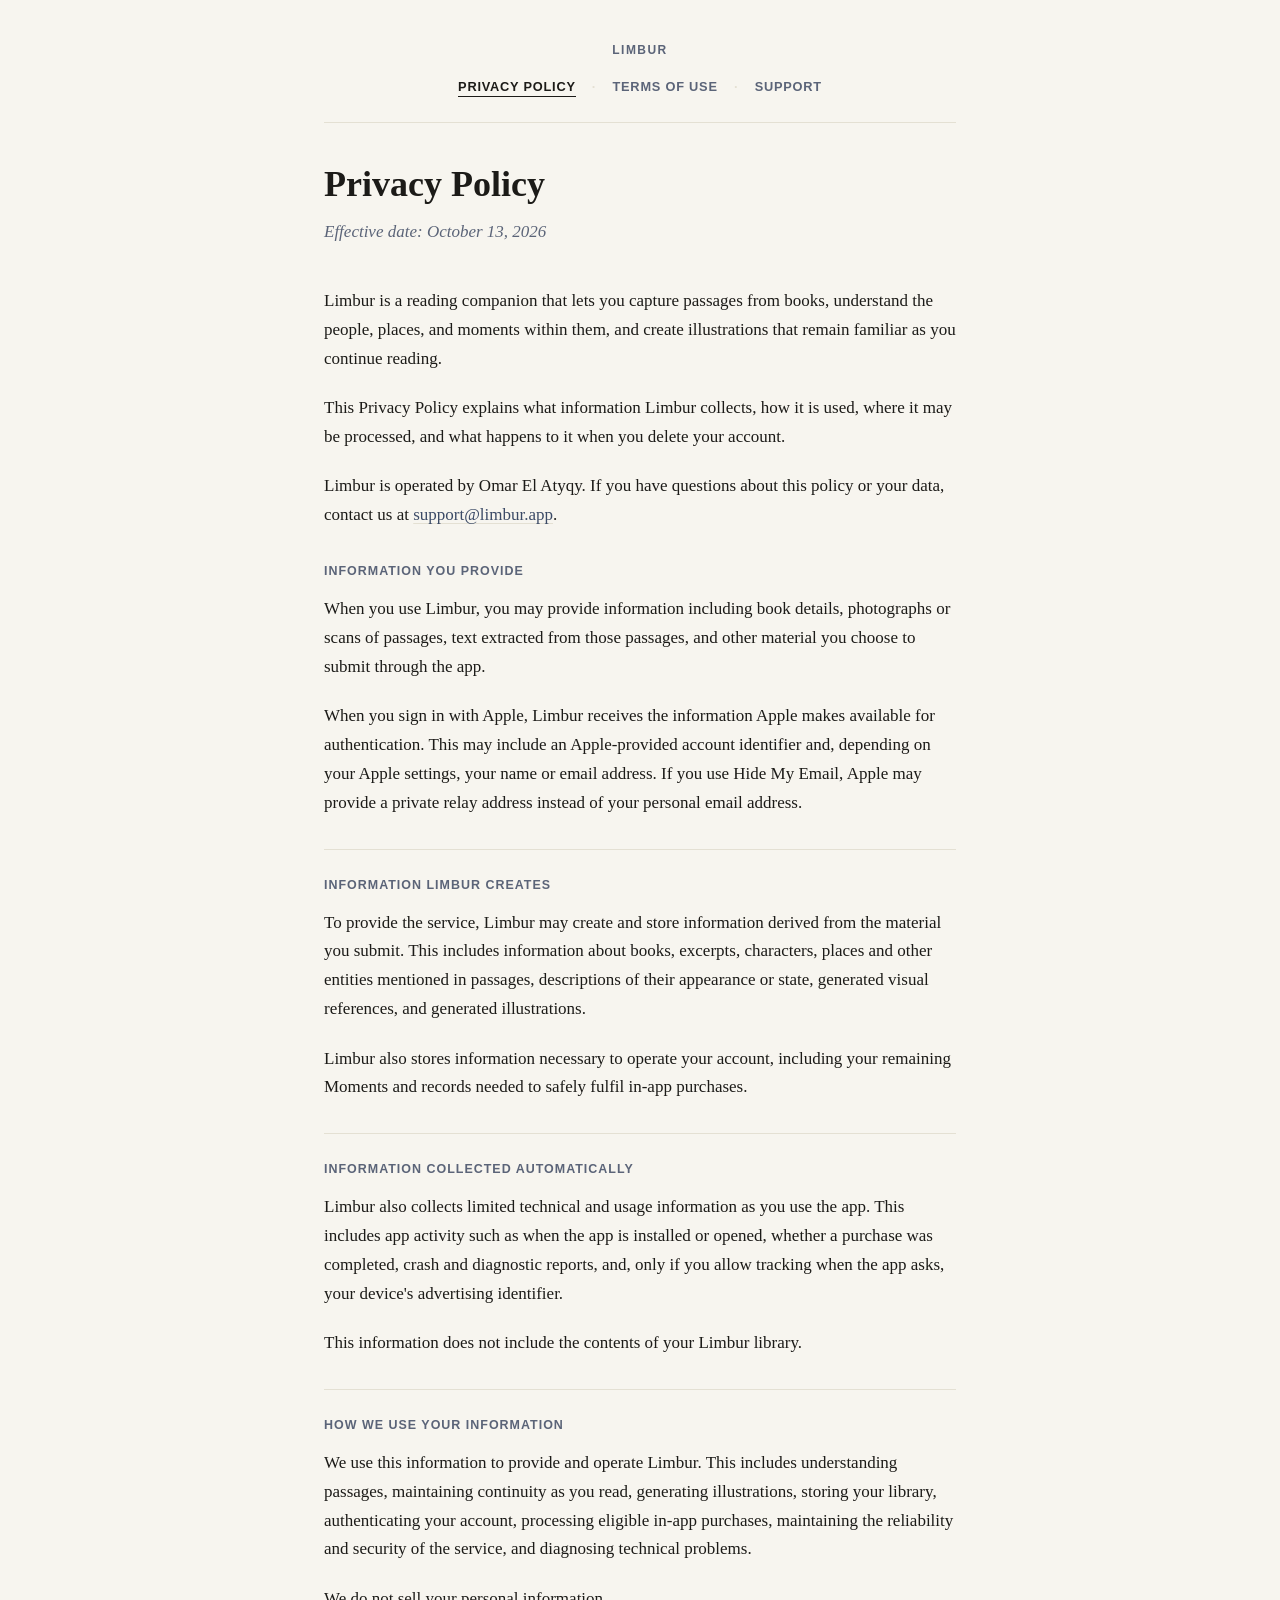
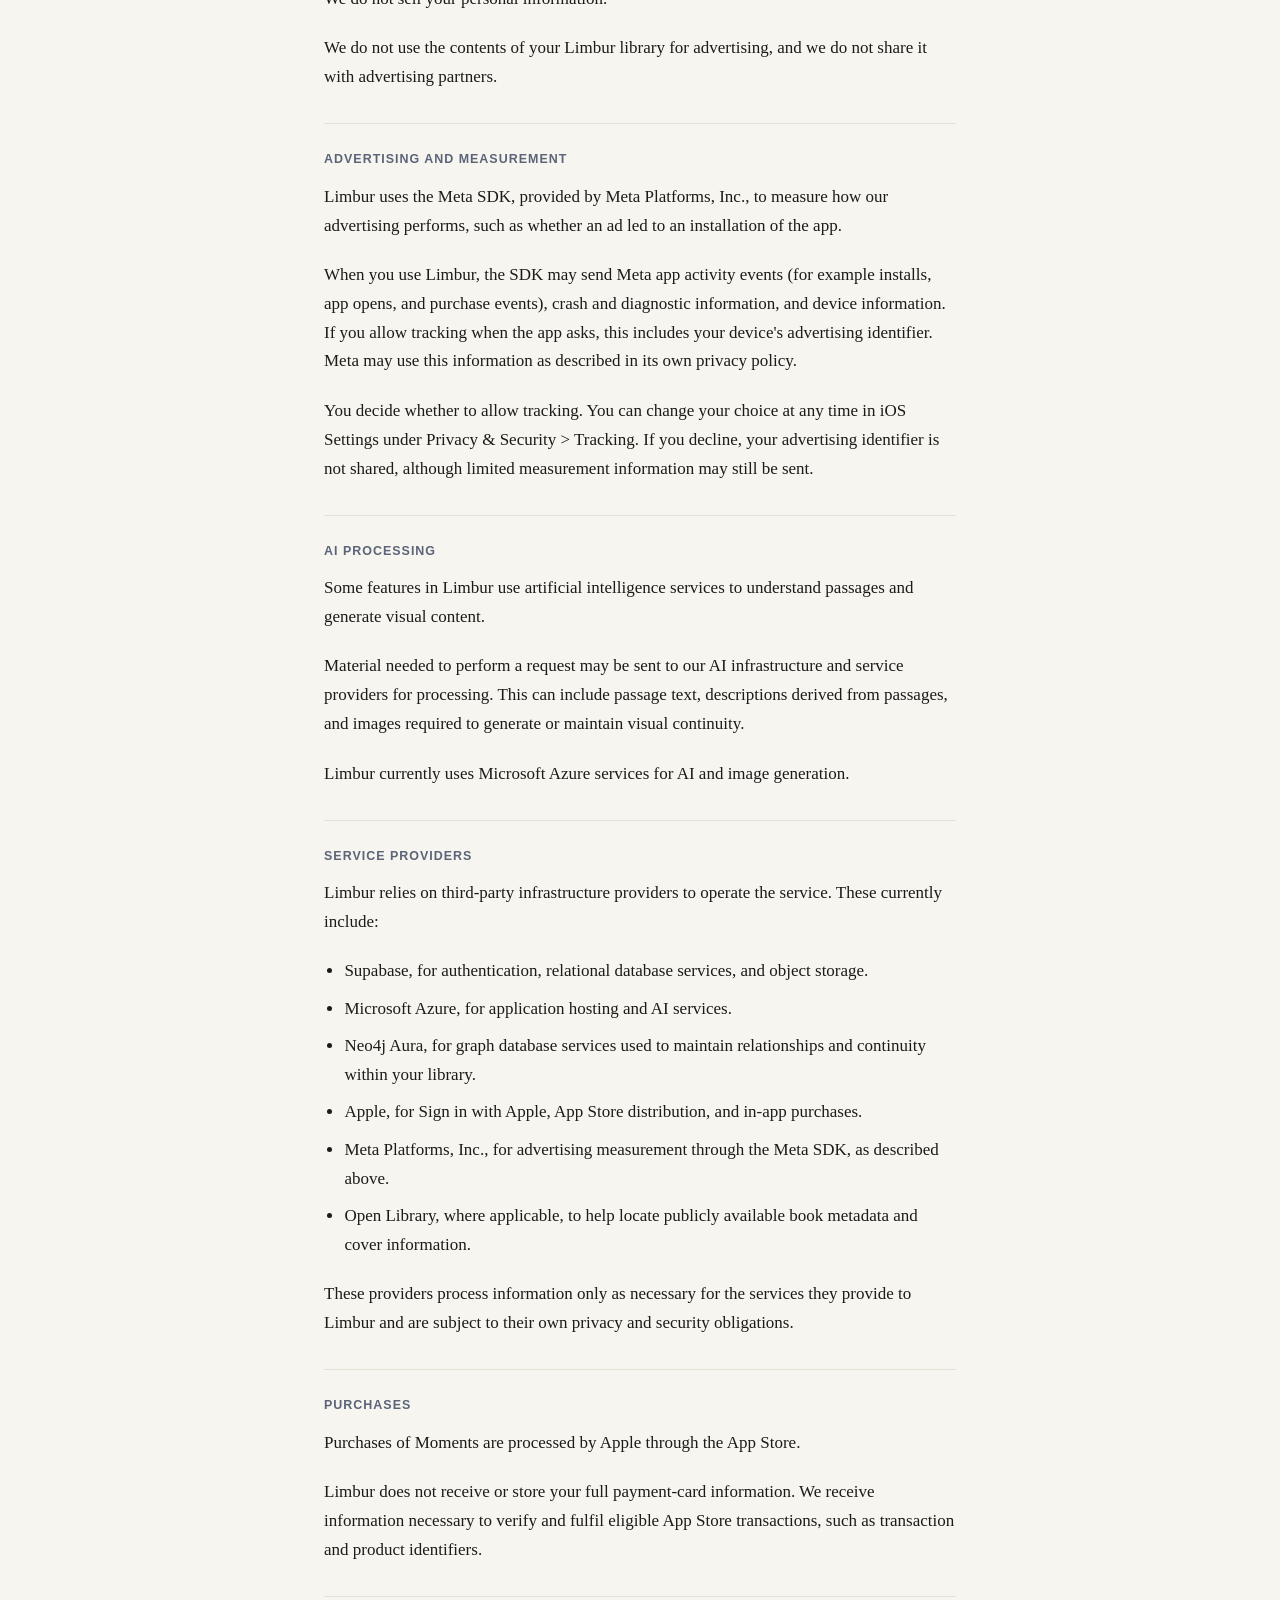
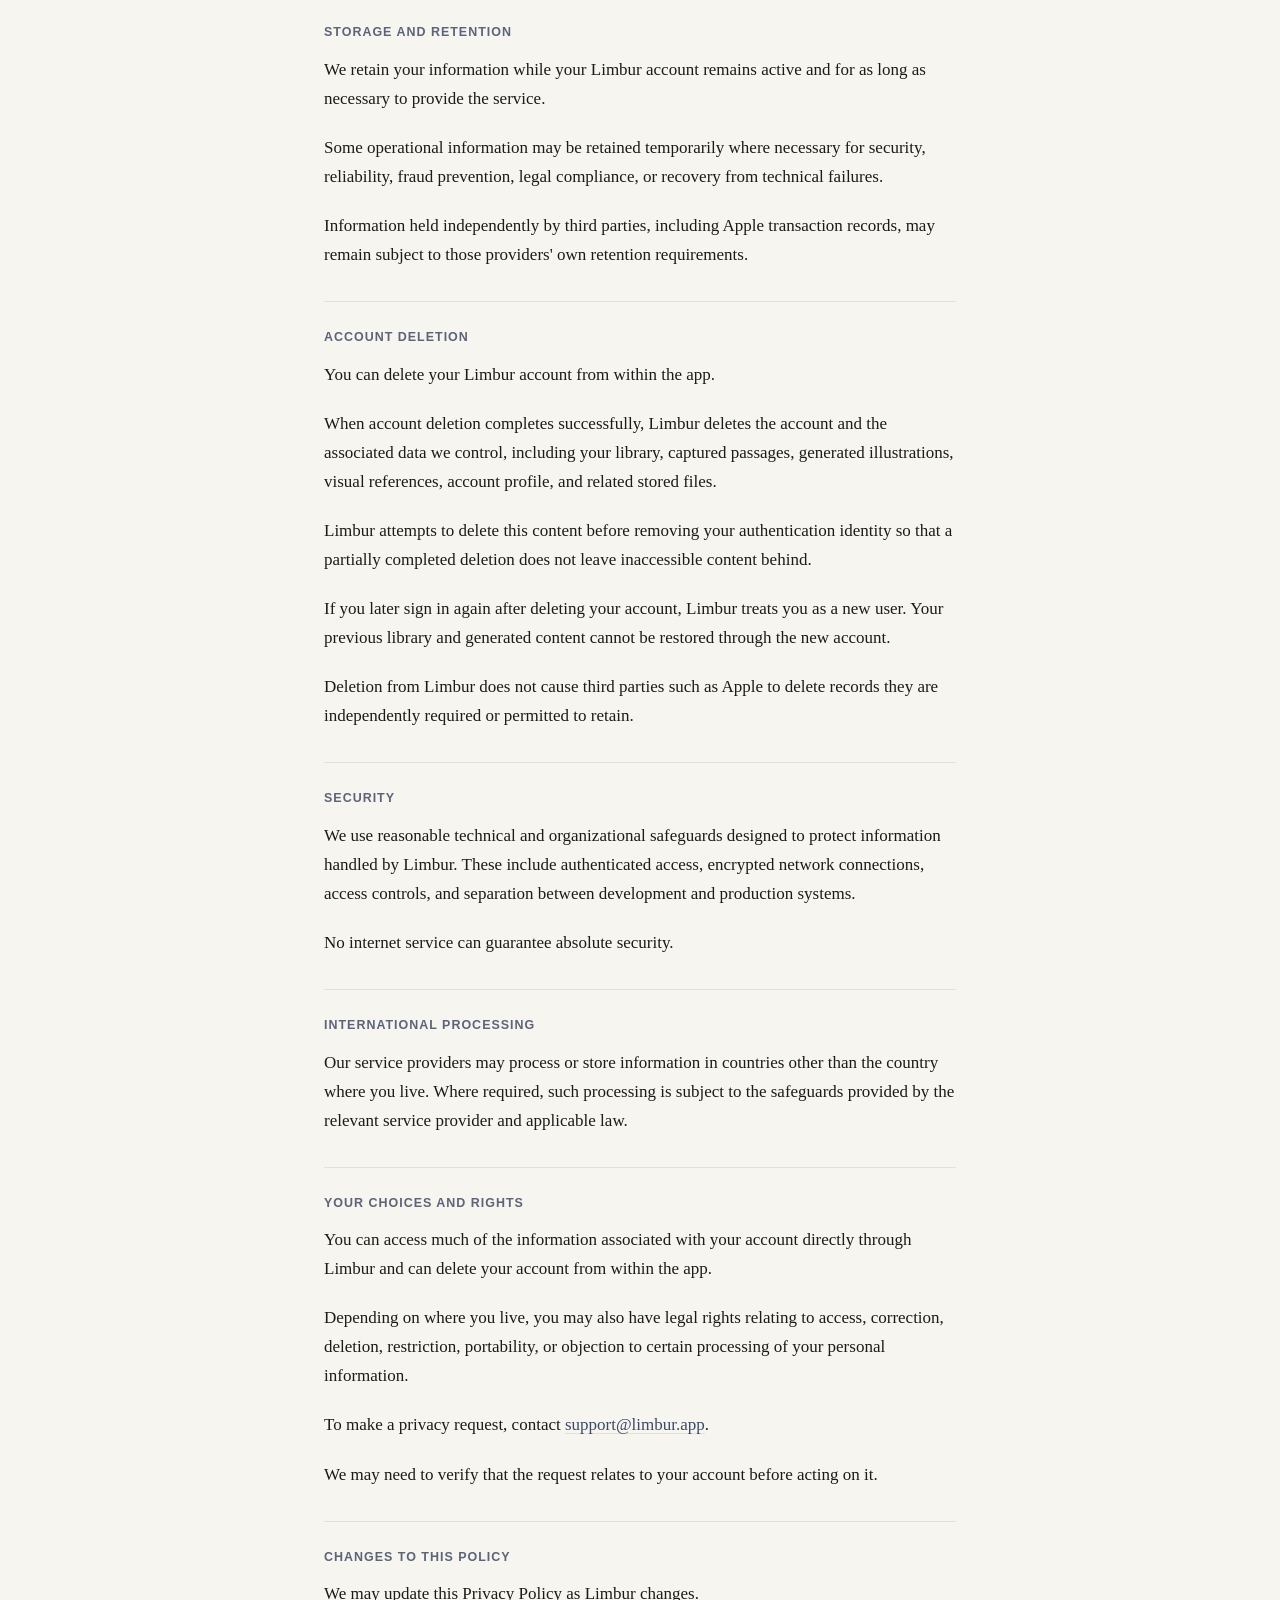
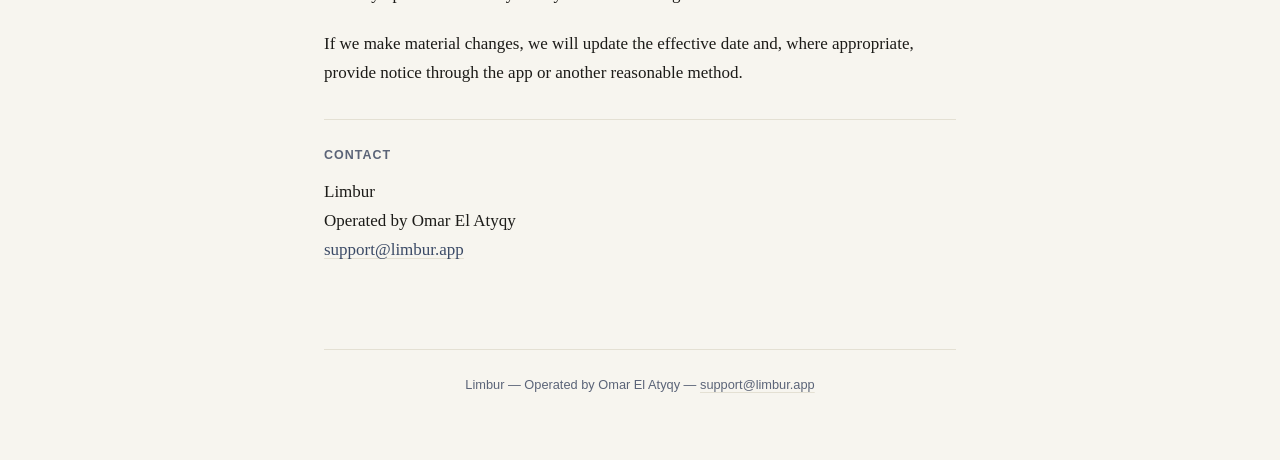
<file: index.html>
<!DOCTYPE html>
<html lang="en">
<head>
<meta charset="UTF-8">
<meta name="viewport" content="width=device-width, initial-scale=1">
<meta http-equiv="refresh" content="0; url=privacy/">
<link rel="canonical" href="privacy/">
<title>Limbur — Privacy Policy</title>
<link rel="stylesheet" href="styles.css">
</head>
<body>
<div class="container">
  <main class="redirect">
    <p>Redirecting to the <a href="privacy/">Privacy Policy</a>.</p>
  </main>
</div>
</body>
</html>
</file>
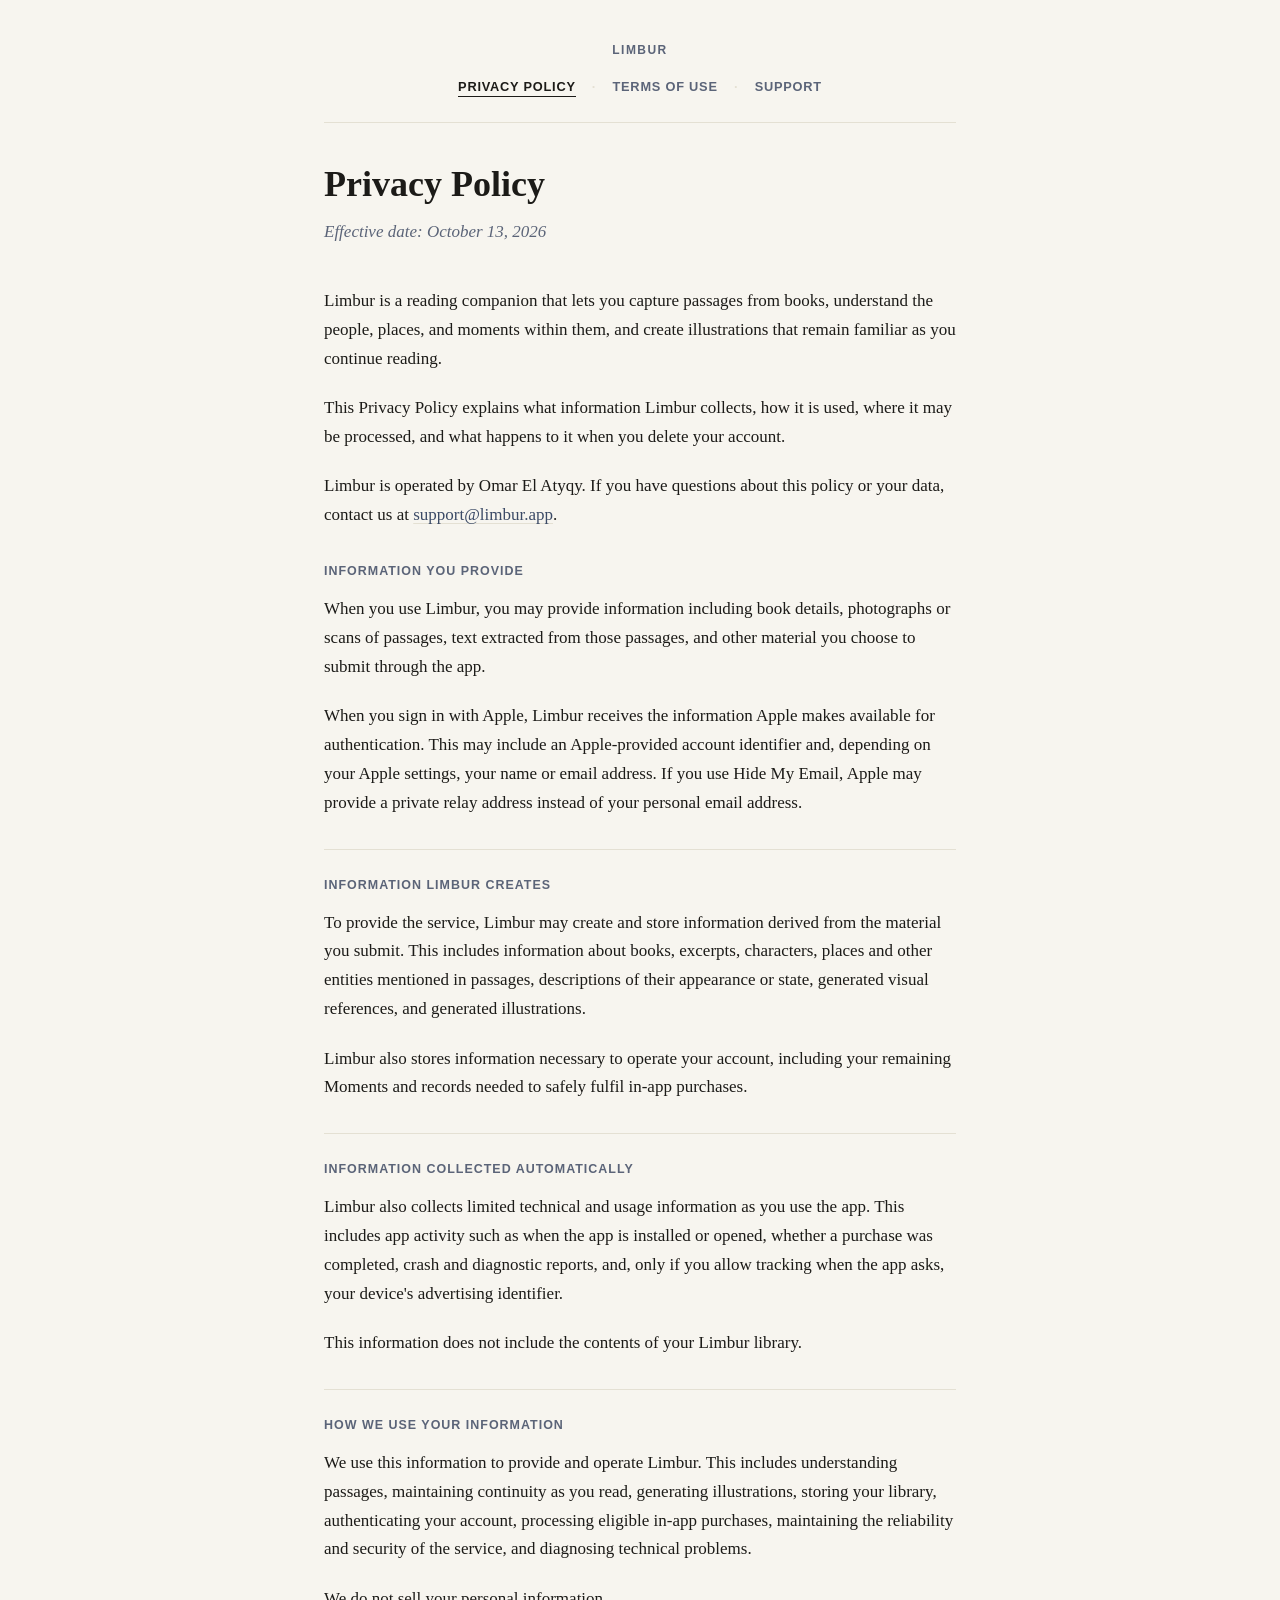
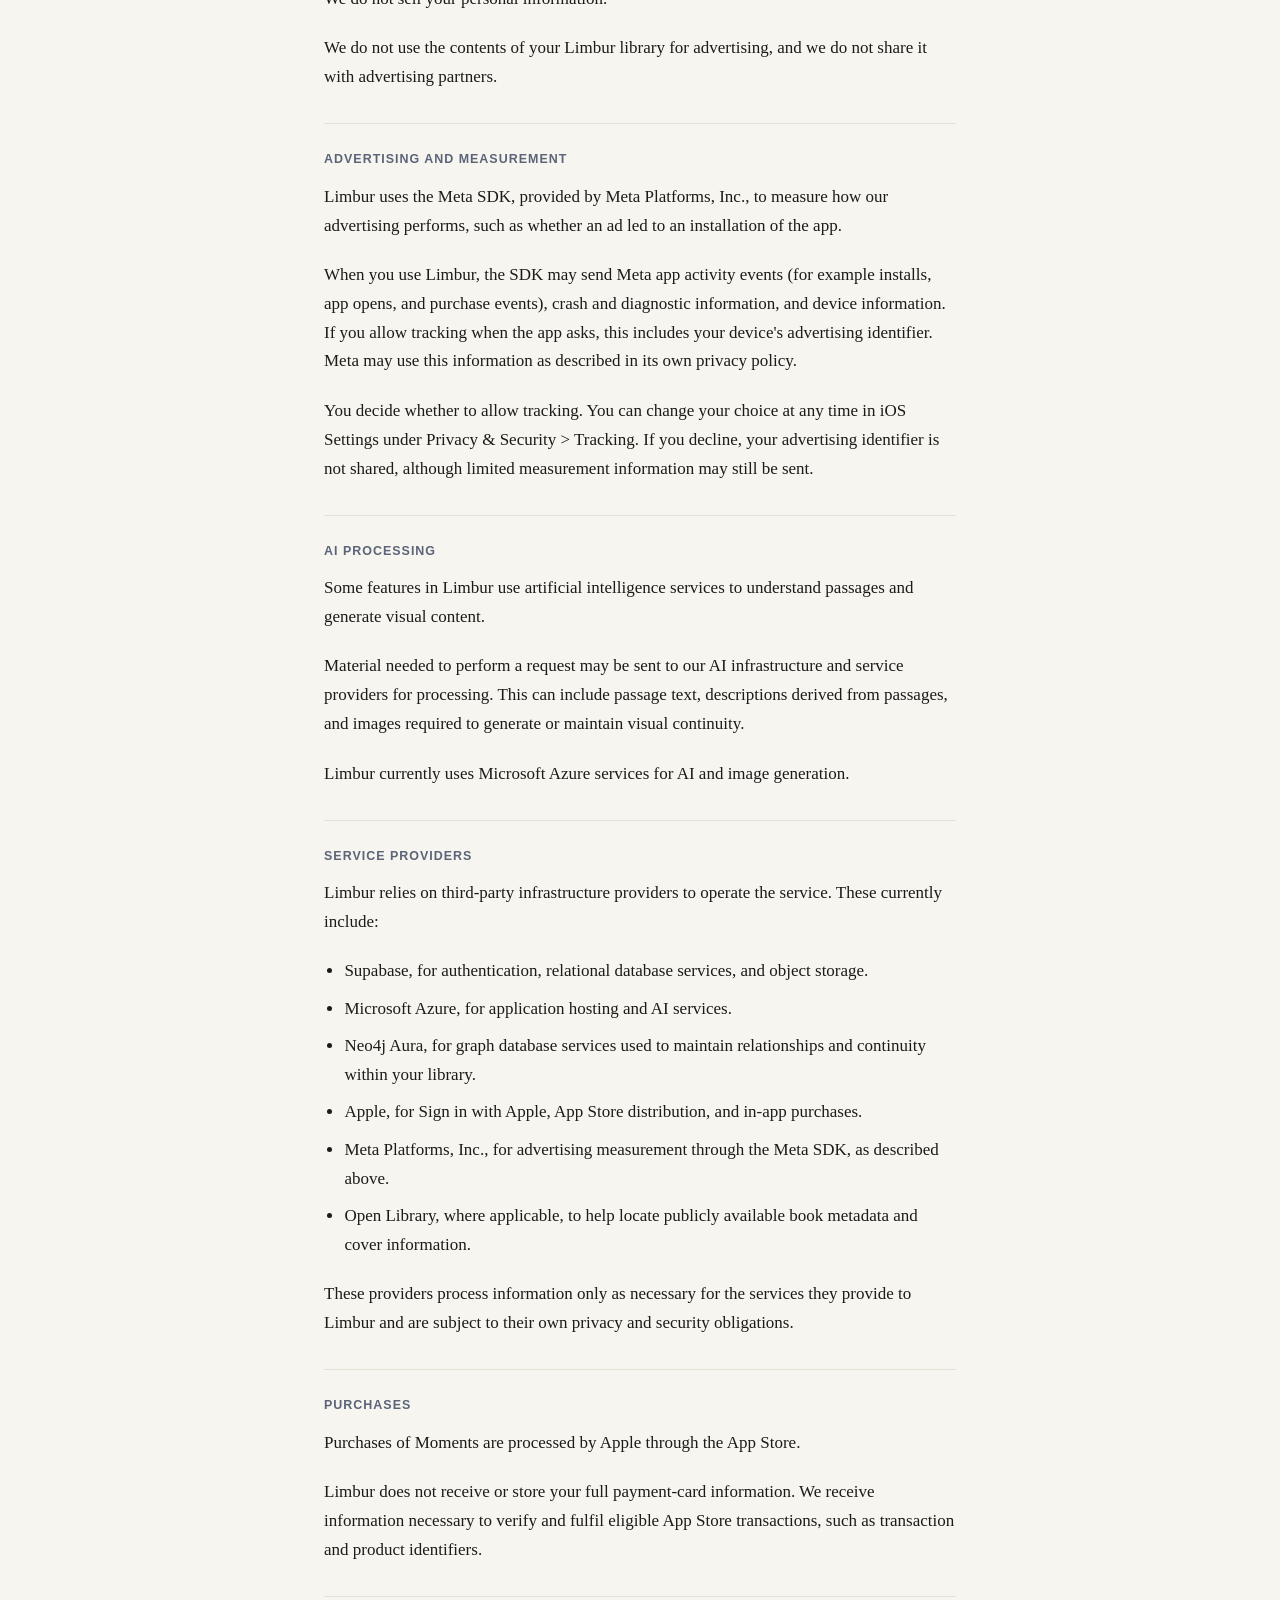
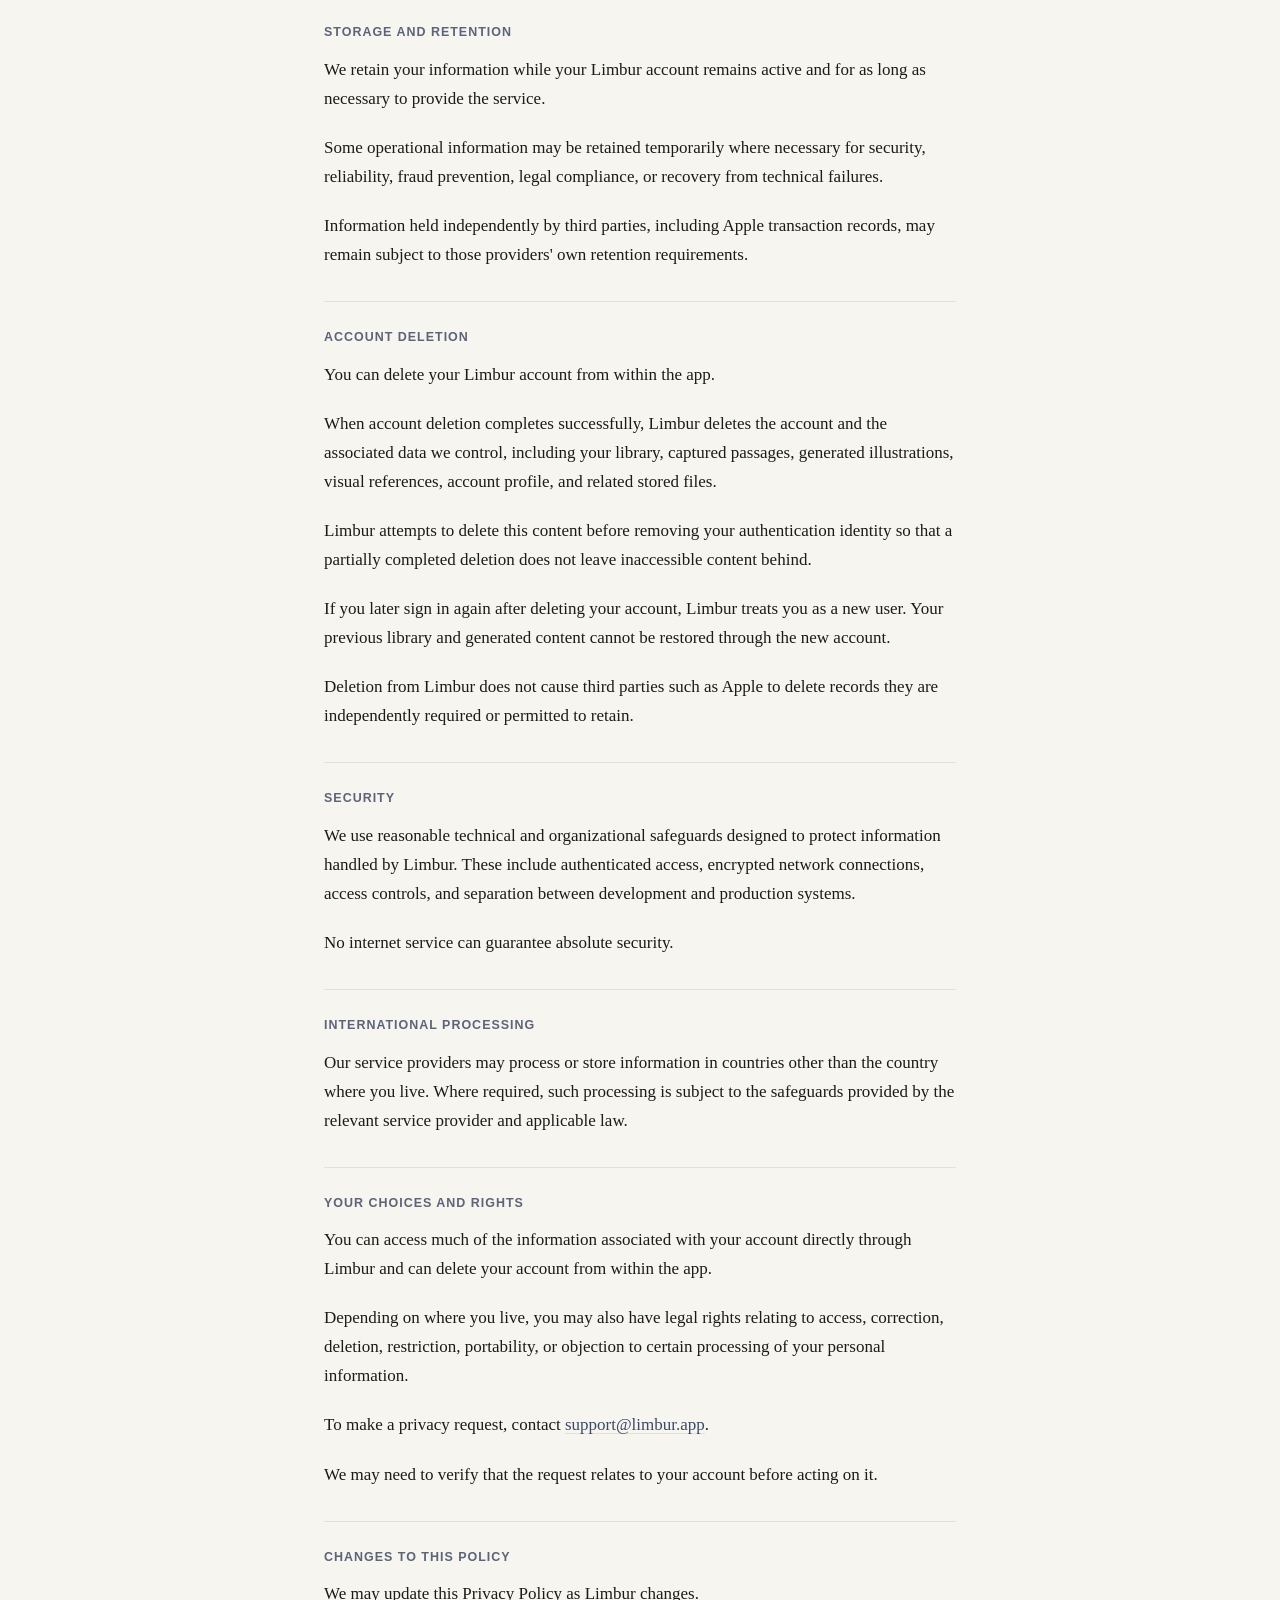
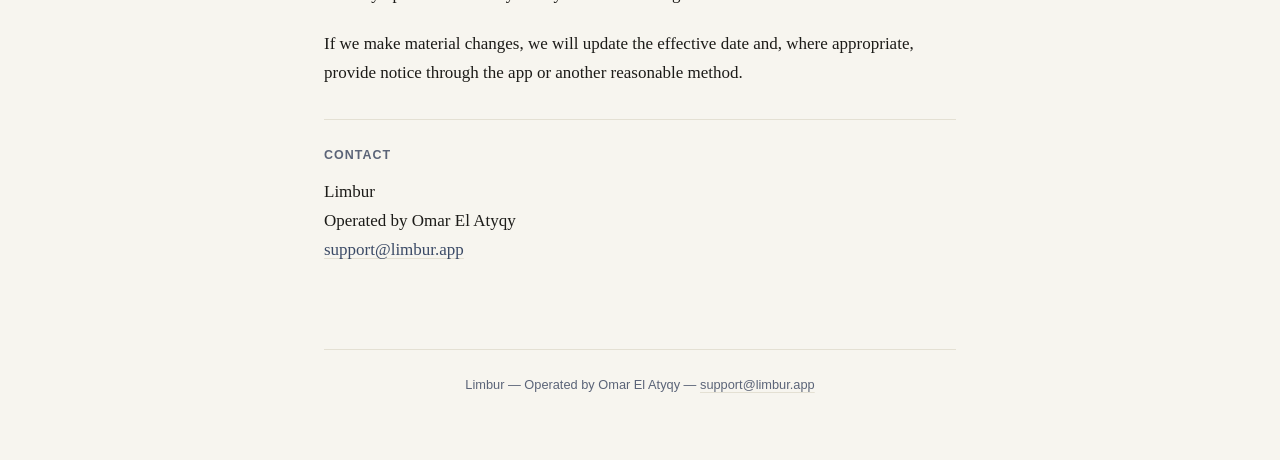
<file: privacy/index.html>
<!DOCTYPE html>
<html lang="en">
<head>
<meta charset="UTF-8">
<meta name="viewport" content="width=device-width, initial-scale=1">
<title>Privacy Policy — Limbur</title>
<link rel="stylesheet" href="../styles.css">
</head>
<body>
<div class="container">
  <header class="site-header">
    <p class="wordmark">Limbur</p>
    <nav class="legal-nav">
      <a href="./" aria-current="page">Privacy Policy</a>
      <span class="divider">·</span>
      <a href="../terms/">Terms of Use</a>
      <span class="divider">·</span>
      <a href="../support/">Support</a>
    </nav>
  </header>

  <main>
    <h1>Privacy Policy</h1>
    <p class="effective-date">Effective date: October 13, 2026</p>

    <p>Limbur is a reading companion that lets you capture passages from books, understand the people, places, and moments within them, and create illustrations that remain familiar as you continue reading.</p>

    <p>This Privacy Policy explains what information Limbur collects, how it is used, where it may be processed, and what happens to it when you delete your account.</p>

    <p>Limbur is operated by Omar El Atyqy. If you have questions about this policy or your data, contact us at <a href="mailto:support@limbur.app">support@limbur.app</a>.</p>

    <h2>Information you provide</h2>
    <p>When you use Limbur, you may provide information including book details, photographs or scans of passages, text extracted from those passages, and other material you choose to submit through the app.</p>
    <p>When you sign in with Apple, Limbur receives the information Apple makes available for authentication. This may include an Apple-provided account identifier and, depending on your Apple settings, your name or email address. If you use Hide My Email, Apple may provide a private relay address instead of your personal email address.</p>

    <h2>Information Limbur creates</h2>
    <p>To provide the service, Limbur may create and store information derived from the material you submit. This includes information about books, excerpts, characters, places and other entities mentioned in passages, descriptions of their appearance or state, generated visual references, and generated illustrations.</p>
    <p>Limbur also stores information necessary to operate your account, including your remaining Moments and records needed to safely fulfil in-app purchases.</p>

    <h2>Information collected automatically</h2>
    <p>Limbur also collects limited technical and usage information as you use the app. This includes app activity such as when the app is installed or opened, whether a purchase was completed, crash and diagnostic reports, and, only if you allow tracking when the app asks, your device's advertising identifier.</p>
    <p>This information does not include the contents of your Limbur library.</p>

    <h2>How we use your information</h2>
    <p>We use this information to provide and operate Limbur. This includes understanding passages, maintaining continuity as you read, generating illustrations, storing your library, authenticating your account, processing eligible in-app purchases, maintaining the reliability and security of the service, and diagnosing technical problems.</p>
    <p>We do not sell your personal information.</p>
    <p>We do not use the contents of your Limbur library for advertising, and we do not share it with advertising partners.</p>

    <h2>Advertising and measurement</h2>
    <p>Limbur uses the Meta SDK, provided by Meta Platforms, Inc., to measure how our advertising performs, such as whether an ad led to an installation of the app.</p>
    <p>When you use Limbur, the SDK may send Meta app activity events (for example installs, app opens, and purchase events), crash and diagnostic information, and device information. If you allow tracking when the app asks, this includes your device's advertising identifier. Meta may use this information as described in its own privacy policy.</p>
    <p>You decide whether to allow tracking. You can change your choice at any time in iOS Settings under Privacy &amp; Security &gt; Tracking. If you decline, your advertising identifier is not shared, although limited measurement information may still be sent.</p>

    <h2>AI processing</h2>
    <p>Some features in Limbur use artificial intelligence services to understand passages and generate visual content.</p>
    <p>Material needed to perform a request may be sent to our AI infrastructure and service providers for processing. This can include passage text, descriptions derived from passages, and images required to generate or maintain visual continuity.</p>
    <p>Limbur currently uses Microsoft Azure services for AI and image generation.</p>

    <h2>Service providers</h2>
    <p>Limbur relies on third-party infrastructure providers to operate the service. These currently include:</p>
    <ul>
      <li>Supabase, for authentication, relational database services, and object storage.</li>
      <li>Microsoft Azure, for application hosting and AI services.</li>
      <li>Neo4j Aura, for graph database services used to maintain relationships and continuity within your library.</li>
      <li>Apple, for Sign in with Apple, App Store distribution, and in-app purchases.</li>
      <li>Meta Platforms, Inc., for advertising measurement through the Meta SDK, as described above.</li>
      <li>Open Library, where applicable, to help locate publicly available book metadata and cover information.</li>
    </ul>
    <p>These providers process information only as necessary for the services they provide to Limbur and are subject to their own privacy and security obligations.</p>

    <h2>Purchases</h2>
    <p>Purchases of Moments are processed by Apple through the App Store.</p>
    <p>Limbur does not receive or store your full payment-card information. We receive information necessary to verify and fulfil eligible App Store transactions, such as transaction and product identifiers.</p>

    <h2>Storage and retention</h2>
    <p>We retain your information while your Limbur account remains active and for as long as necessary to provide the service.</p>
    <p>Some operational information may be retained temporarily where necessary for security, reliability, fraud prevention, legal compliance, or recovery from technical failures.</p>
    <p>Information held independently by third parties, including Apple transaction records, may remain subject to those providers' own retention requirements.</p>

    <h2>Account deletion</h2>
    <p>You can delete your Limbur account from within the app.</p>
    <p>When account deletion completes successfully, Limbur deletes the account and the associated data we control, including your library, captured passages, generated illustrations, visual references, account profile, and related stored files.</p>
    <p>Limbur attempts to delete this content before removing your authentication identity so that a partially completed deletion does not leave inaccessible content behind.</p>
    <p>If you later sign in again after deleting your account, Limbur treats you as a new user. Your previous library and generated content cannot be restored through the new account.</p>
    <p>Deletion from Limbur does not cause third parties such as Apple to delete records they are independently required or permitted to retain.</p>

    <h2>Security</h2>
    <p>We use reasonable technical and organizational safeguards designed to protect information handled by Limbur. These include authenticated access, encrypted network connections, access controls, and separation between development and production systems.</p>
    <p>No internet service can guarantee absolute security.</p>

    <h2>International processing</h2>
    <p>Our service providers may process or store information in countries other than the country where you live. Where required, such processing is subject to the safeguards provided by the relevant service provider and applicable law.</p>

    <h2>Your choices and rights</h2>
    <p>You can access much of the information associated with your account directly through Limbur and can delete your account from within the app.</p>
    <p>Depending on where you live, you may also have legal rights relating to access, correction, deletion, restriction, portability, or objection to certain processing of your personal information.</p>
    <p>To make a privacy request, contact <a href="mailto:support@limbur.app">support@limbur.app</a>.</p>
    <p>We may need to verify that the request relates to your account before acting on it.</p>

    <h2>Changes to this policy</h2>
    <p>We may update this Privacy Policy as Limbur changes.</p>
    <p>If we make material changes, we will update the effective date and, where appropriate, provide notice through the app or another reasonable method.</p>

    <h2>Contact</h2>
    <p>
      Limbur<br>
      Operated by Omar El Atyqy<br>
      <a href="mailto:support@limbur.app">support@limbur.app</a>
    </p>
  </main>

  <footer class="site-footer">
    <p>Limbur — Operated by Omar El Atyqy — <a href="mailto:support@limbur.app">support@limbur.app</a></p>
  </footer>
</div>
</body>
</html>
</file>
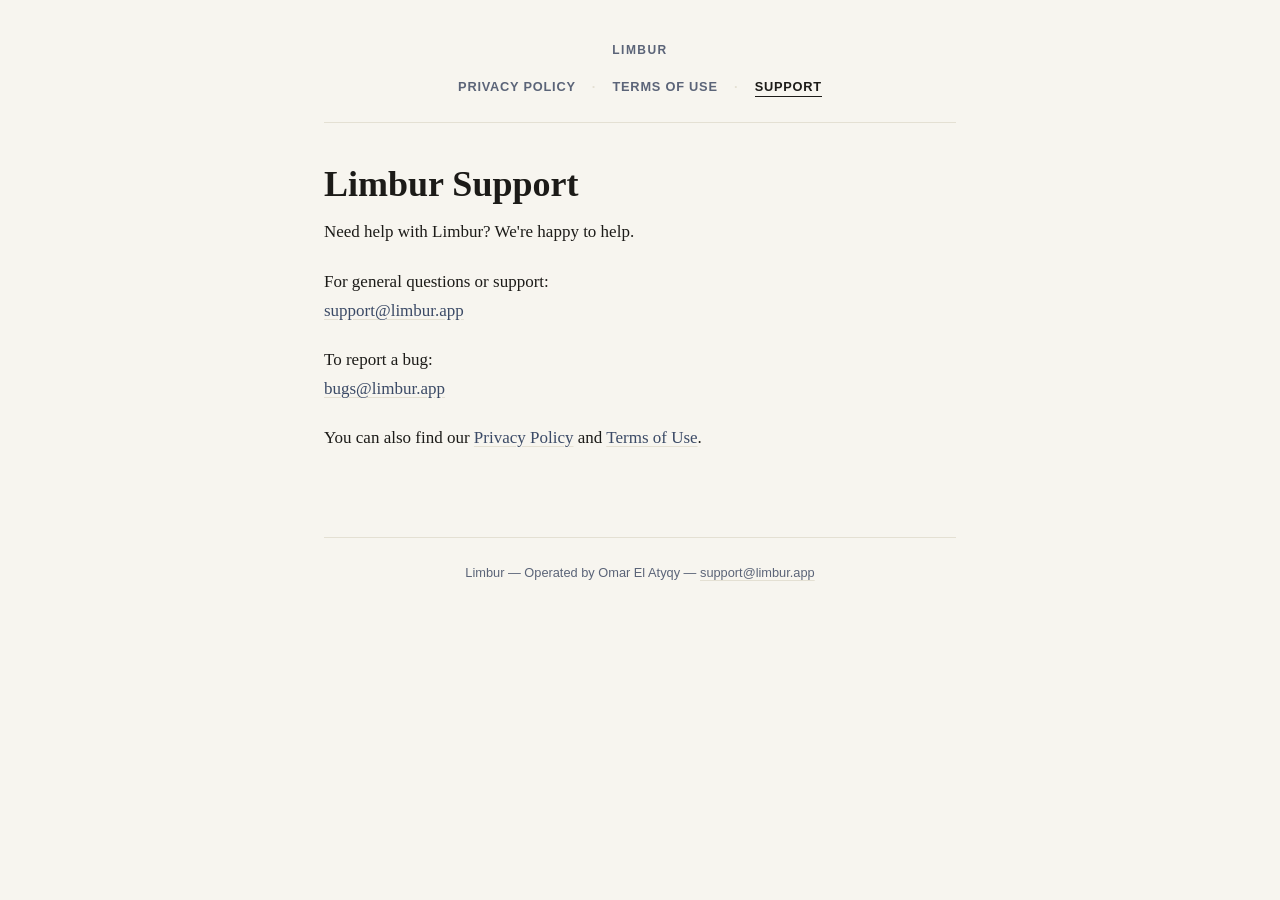
<file: support/index.html>
<!DOCTYPE html>
<html lang="en">
<head>
<meta charset="UTF-8">
<meta name="viewport" content="width=device-width, initial-scale=1">
<title>Support — Limbur</title>
<link rel="stylesheet" href="../styles.css">
</head>
<body>
<div class="container">
  <header class="site-header">
    <p class="wordmark">Limbur</p>
    <nav class="legal-nav">
      <a href="../privacy/">Privacy Policy</a>
      <span class="divider">·</span>
      <a href="../terms/">Terms of Use</a>
      <span class="divider">·</span>
      <a href="./" aria-current="page">Support</a>
    </nav>
  </header>

  <main>
    <h1>Limbur Support</h1>

    <p>Need help with Limbur? We're happy to help.</p>

    <p>For general questions or support:<br>
    <a href="mailto:support@limbur.app">support@limbur.app</a></p>

    <p>To report a bug:<br>
    <a href="mailto:bugs@limbur.app">bugs@limbur.app</a></p>

    <p>You can also find our <a href="../privacy/">Privacy Policy</a> and <a href="../terms/">Terms of Use</a>.</p>
  </main>

  <footer class="site-footer">
    <p>Limbur — Operated by Omar El Atyqy — <a href="mailto:support@limbur.app">support@limbur.app</a></p>
  </footer>
</div>
</body>
</html>
</file>
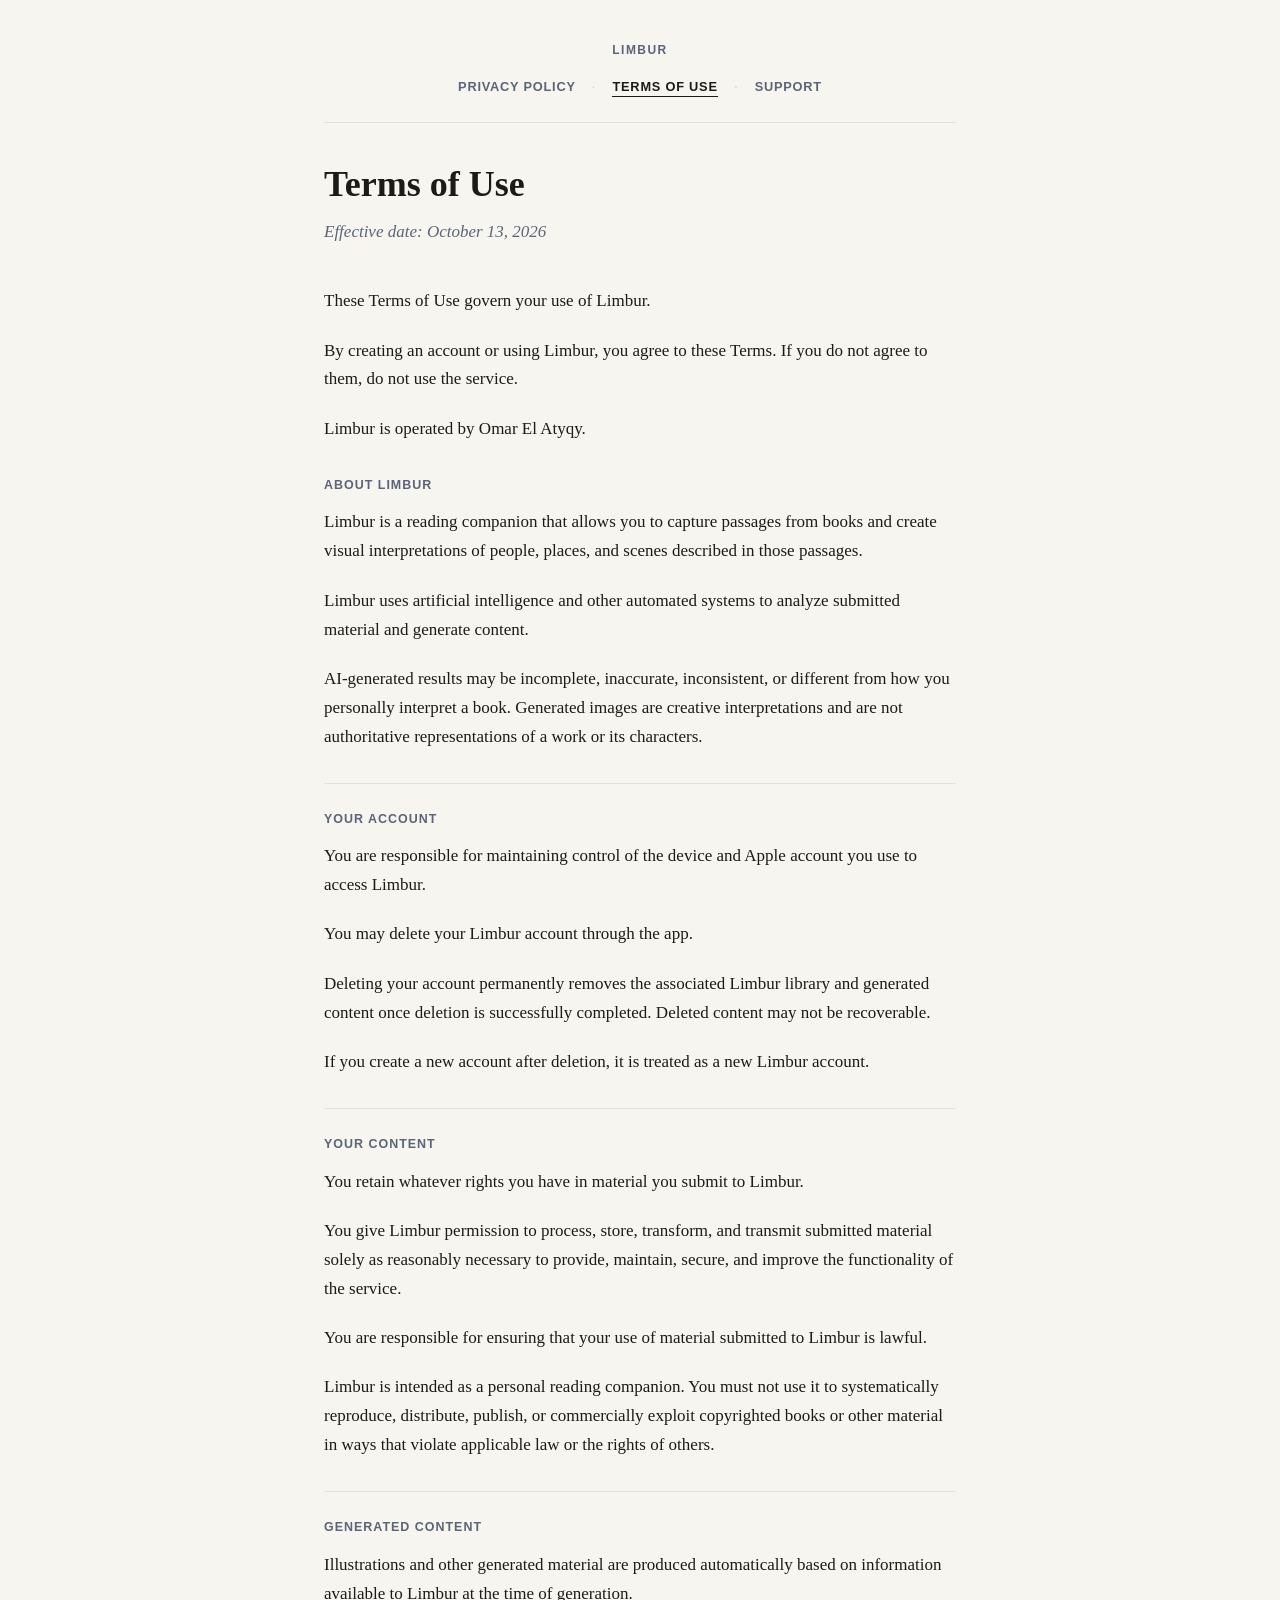
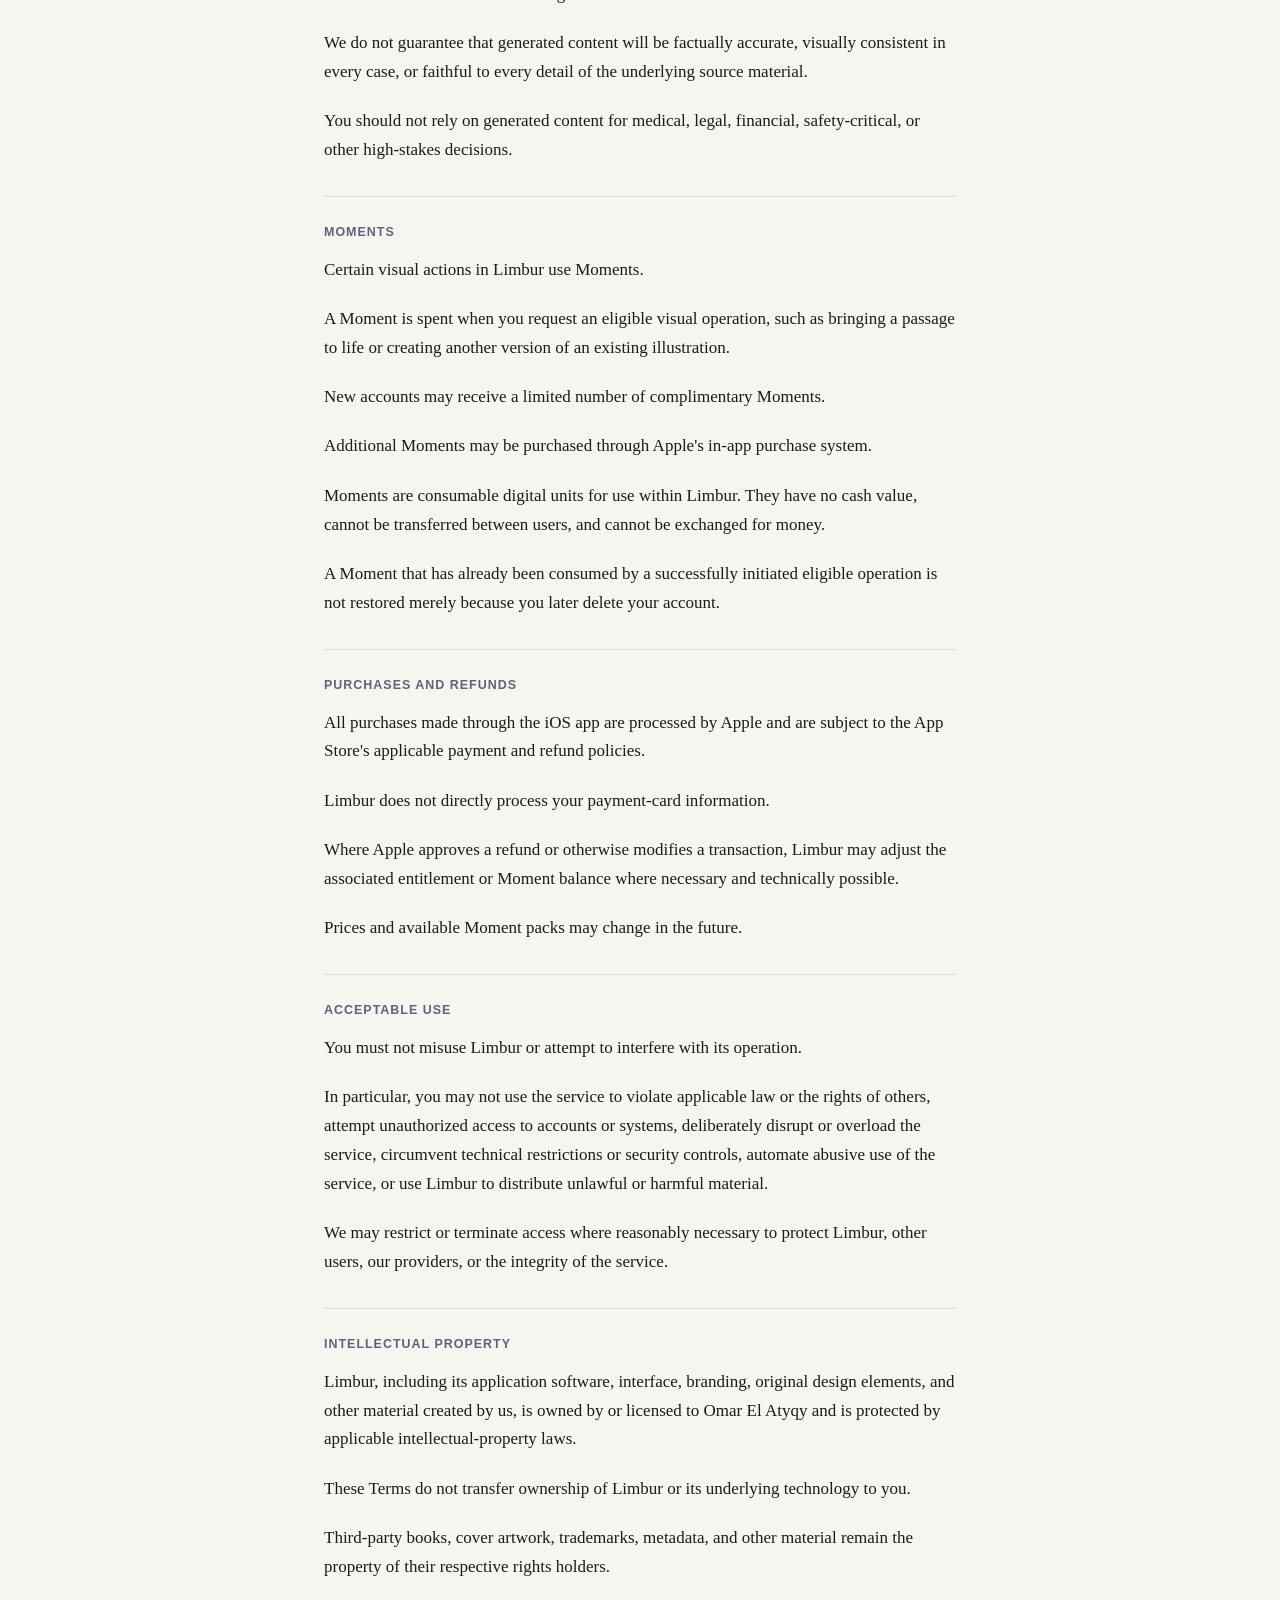
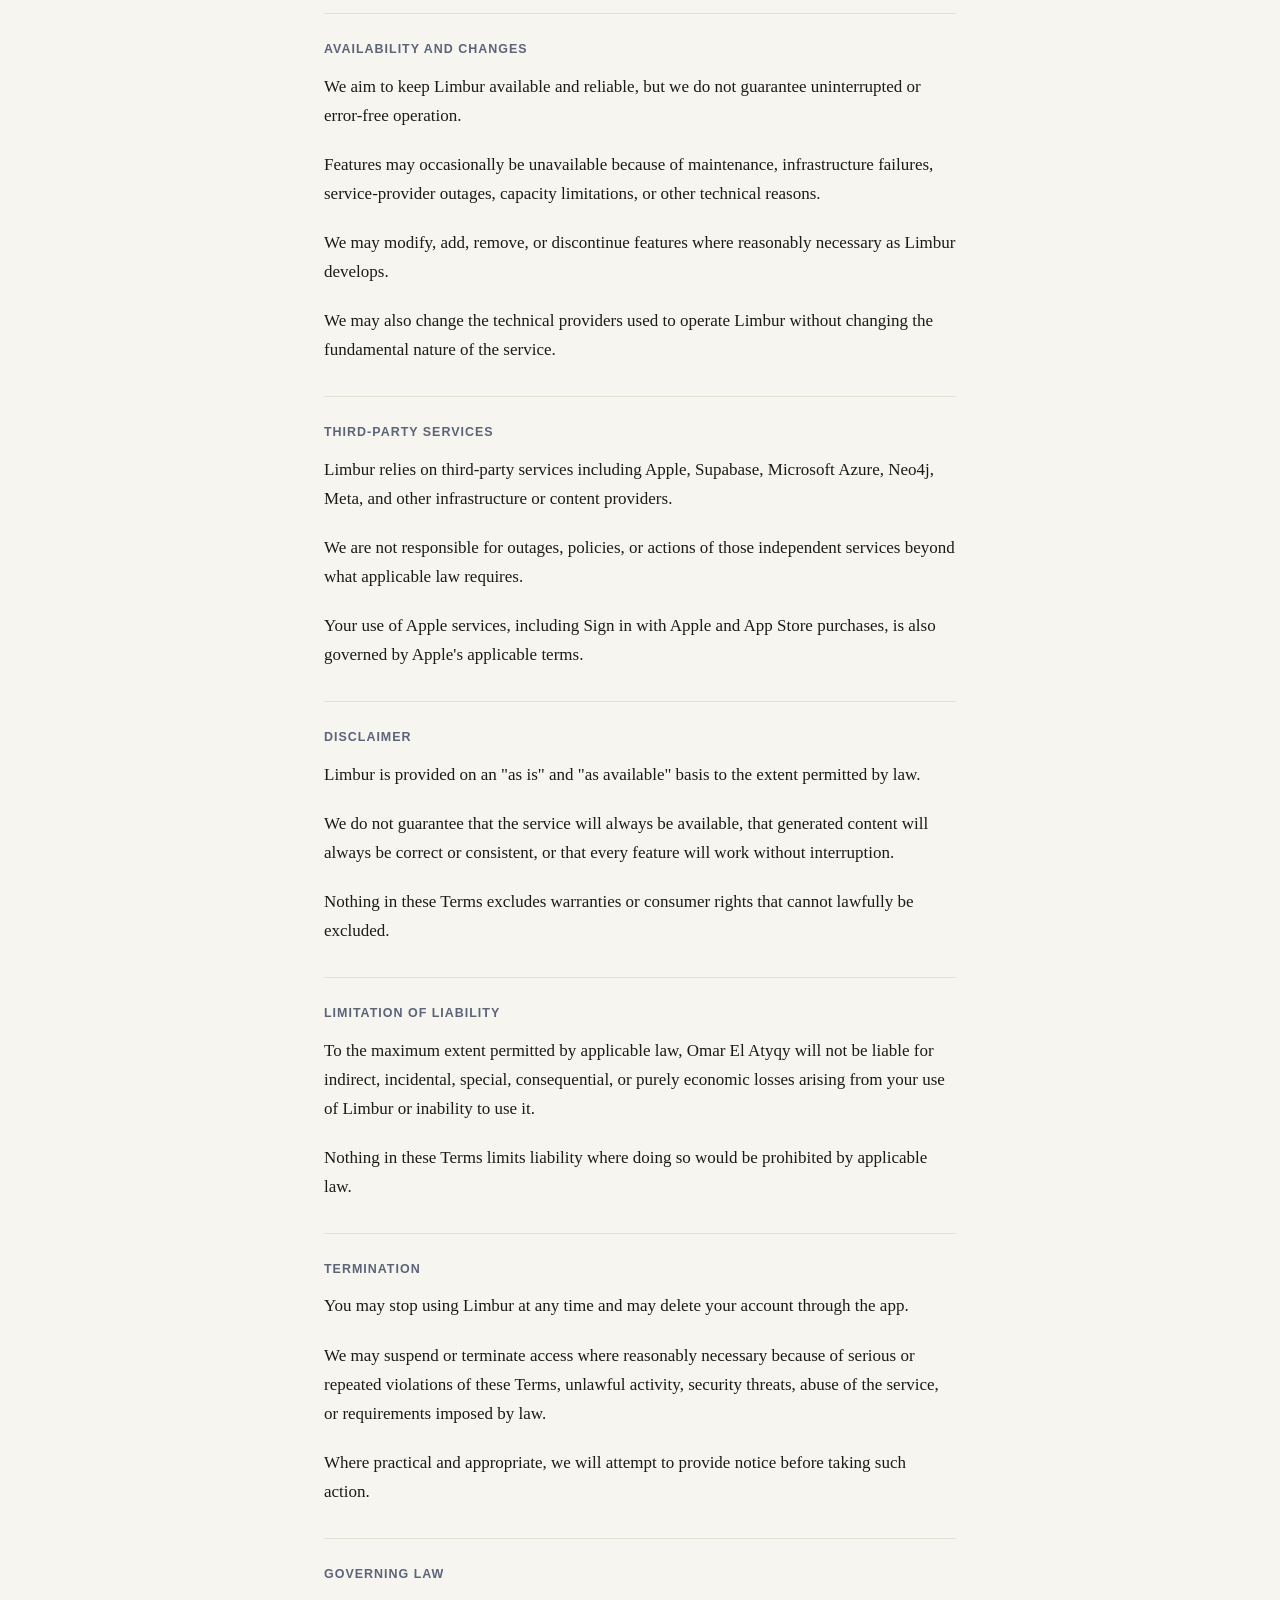
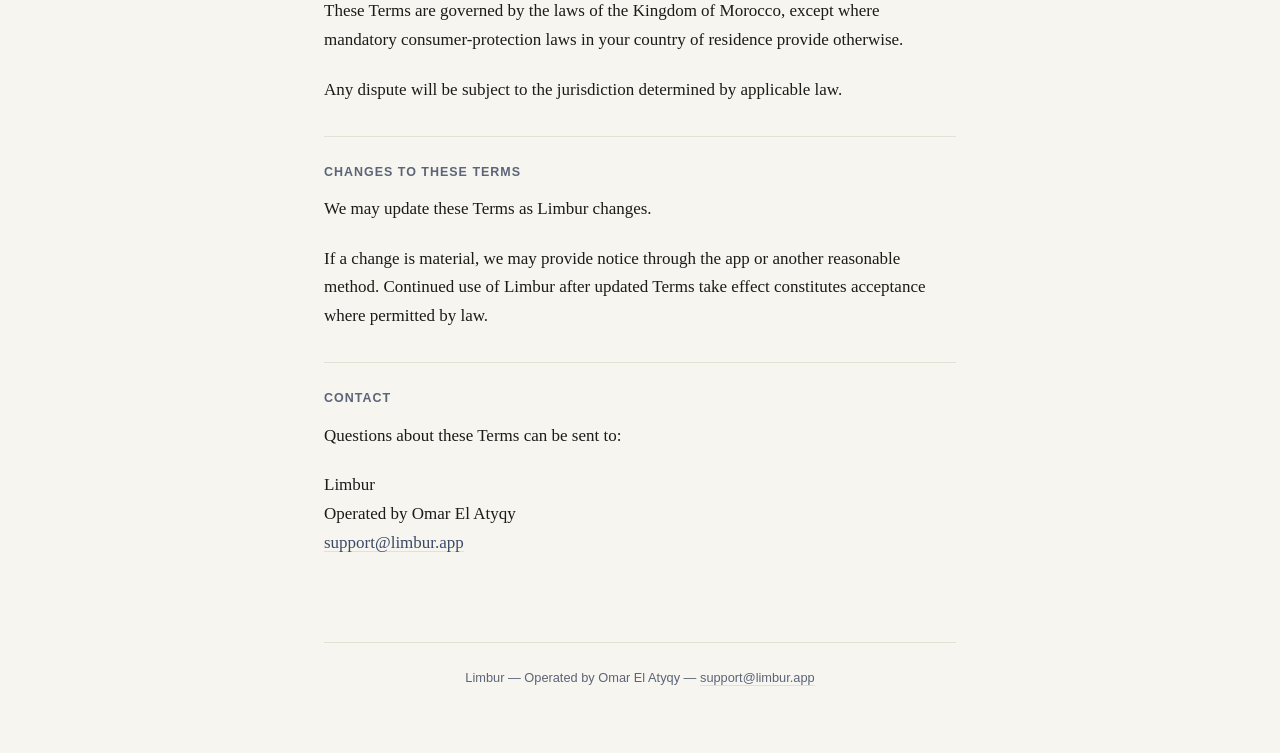
<file: terms/index.html>
<!DOCTYPE html>
<html lang="en">
<head>
<meta charset="UTF-8">
<meta name="viewport" content="width=device-width, initial-scale=1">
<title>Terms of Use — Limbur</title>
<link rel="stylesheet" href="../styles.css">
</head>
<body>
<div class="container">
  <header class="site-header">
    <p class="wordmark">Limbur</p>
    <nav class="legal-nav">
      <a href="../privacy/">Privacy Policy</a>
      <span class="divider">·</span>
      <a href="./" aria-current="page">Terms of Use</a>
      <span class="divider">·</span>
      <a href="../support/">Support</a>
    </nav>
  </header>

  <main>
    <h1>Terms of Use</h1>
    <p class="effective-date">Effective date: October 13, 2026</p>

    <p>These Terms of Use govern your use of Limbur.</p>
    <p>By creating an account or using Limbur, you agree to these Terms. If you do not agree to them, do not use the service.</p>
    <p>Limbur is operated by Omar El Atyqy.</p>

    <h2>About Limbur</h2>
    <p>Limbur is a reading companion that allows you to capture passages from books and create visual interpretations of people, places, and scenes described in those passages.</p>
    <p>Limbur uses artificial intelligence and other automated systems to analyze submitted material and generate content.</p>
    <p>AI-generated results may be incomplete, inaccurate, inconsistent, or different from how you personally interpret a book. Generated images are creative interpretations and are not authoritative representations of a work or its characters.</p>

    <h2>Your account</h2>
    <p>You are responsible for maintaining control of the device and Apple account you use to access Limbur.</p>
    <p>You may delete your Limbur account through the app.</p>
    <p>Deleting your account permanently removes the associated Limbur library and generated content once deletion is successfully completed. Deleted content may not be recoverable.</p>
    <p>If you create a new account after deletion, it is treated as a new Limbur account.</p>

    <h2>Your content</h2>
    <p>You retain whatever rights you have in material you submit to Limbur.</p>
    <p>You give Limbur permission to process, store, transform, and transmit submitted material solely as reasonably necessary to provide, maintain, secure, and improve the functionality of the service.</p>
    <p>You are responsible for ensuring that your use of material submitted to Limbur is lawful.</p>
    <p>Limbur is intended as a personal reading companion. You must not use it to systematically reproduce, distribute, publish, or commercially exploit copyrighted books or other material in ways that violate applicable law or the rights of others.</p>

    <h2>Generated content</h2>
    <p>Illustrations and other generated material are produced automatically based on information available to Limbur at the time of generation.</p>
    <p>We do not guarantee that generated content will be factually accurate, visually consistent in every case, or faithful to every detail of the underlying source material.</p>
    <p>You should not rely on generated content for medical, legal, financial, safety-critical, or other high-stakes decisions.</p>

    <h2>Moments</h2>
    <p>Certain visual actions in Limbur use Moments.</p>
    <p>A Moment is spent when you request an eligible visual operation, such as bringing a passage to life or creating another version of an existing illustration.</p>
    <p>New accounts may receive a limited number of complimentary Moments.</p>
    <p>Additional Moments may be purchased through Apple's in-app purchase system.</p>
    <p>Moments are consumable digital units for use within Limbur. They have no cash value, cannot be transferred between users, and cannot be exchanged for money.</p>
    <p>A Moment that has already been consumed by a successfully initiated eligible operation is not restored merely because you later delete your account.</p>

    <h2>Purchases and refunds</h2>
    <p>All purchases made through the iOS app are processed by Apple and are subject to the App Store's applicable payment and refund policies.</p>
    <p>Limbur does not directly process your payment-card information.</p>
    <p>Where Apple approves a refund or otherwise modifies a transaction, Limbur may adjust the associated entitlement or Moment balance where necessary and technically possible.</p>
    <p>Prices and available Moment packs may change in the future.</p>

    <h2>Acceptable use</h2>
    <p>You must not misuse Limbur or attempt to interfere with its operation.</p>
    <p>In particular, you may not use the service to violate applicable law or the rights of others, attempt unauthorized access to accounts or systems, deliberately disrupt or overload the service, circumvent technical restrictions or security controls, automate abusive use of the service, or use Limbur to distribute unlawful or harmful material.</p>
    <p>We may restrict or terminate access where reasonably necessary to protect Limbur, other users, our providers, or the integrity of the service.</p>

    <h2>Intellectual property</h2>
    <p>Limbur, including its application software, interface, branding, original design elements, and other material created by us, is owned by or licensed to Omar El Atyqy and is protected by applicable intellectual-property laws.</p>
    <p>These Terms do not transfer ownership of Limbur or its underlying technology to you.</p>
    <p>Third-party books, cover artwork, trademarks, metadata, and other material remain the property of their respective rights holders.</p>

    <h2>Availability and changes</h2>
    <p>We aim to keep Limbur available and reliable, but we do not guarantee uninterrupted or error-free operation.</p>
    <p>Features may occasionally be unavailable because of maintenance, infrastructure failures, service-provider outages, capacity limitations, or other technical reasons.</p>
    <p>We may modify, add, remove, or discontinue features where reasonably necessary as Limbur develops.</p>
    <p>We may also change the technical providers used to operate Limbur without changing the fundamental nature of the service.</p>

    <h2>Third-party services</h2>
    <p>Limbur relies on third-party services including Apple, Supabase, Microsoft Azure, Neo4j, Meta, and other infrastructure or content providers.</p>
    <p>We are not responsible for outages, policies, or actions of those independent services beyond what applicable law requires.</p>
    <p>Your use of Apple services, including Sign in with Apple and App Store purchases, is also governed by Apple's applicable terms.</p>

    <h2>Disclaimer</h2>
    <p>Limbur is provided on an "as is" and "as available" basis to the extent permitted by law.</p>
    <p>We do not guarantee that the service will always be available, that generated content will always be correct or consistent, or that every feature will work without interruption.</p>
    <p>Nothing in these Terms excludes warranties or consumer rights that cannot lawfully be excluded.</p>

    <h2>Limitation of liability</h2>
    <p>To the maximum extent permitted by applicable law, Omar El Atyqy will not be liable for indirect, incidental, special, consequential, or purely economic losses arising from your use of Limbur or inability to use it.</p>
    <p>Nothing in these Terms limits liability where doing so would be prohibited by applicable law.</p>

    <h2>Termination</h2>
    <p>You may stop using Limbur at any time and may delete your account through the app.</p>
    <p>We may suspend or terminate access where reasonably necessary because of serious or repeated violations of these Terms, unlawful activity, security threats, abuse of the service, or requirements imposed by law.</p>
    <p>Where practical and appropriate, we will attempt to provide notice before taking such action.</p>

    <h2>Governing law</h2>
    <p>These Terms are governed by the laws of the Kingdom of Morocco, except where mandatory consumer-protection laws in your country of residence provide otherwise.</p>
    <p>Any dispute will be subject to the jurisdiction determined by applicable law.</p>

    <h2>Changes to these Terms</h2>
    <p>We may update these Terms as Limbur changes.</p>
    <p>If a change is material, we may provide notice through the app or another reasonable method. Continued use of Limbur after updated Terms take effect constitutes acceptance where permitted by law.</p>

    <h2>Contact</h2>
    <p>Questions about these Terms can be sent to:</p>
    <p>
      Limbur<br>
      Operated by Omar El Atyqy<br>
      <a href="mailto:support@limbur.app">support@limbur.app</a>
    </p>
  </main>

  <footer class="site-footer">
    <p>Limbur — Operated by Omar El Atyqy — <a href="mailto:support@limbur.app">support@limbur.app</a></p>
  </footer>
</div>
</body>
</html>
</file>
<file: styles.css>
:root {
  --bg: #f7f5ef;
  --text: #1c1b18;
  --text-muted: #5b6478;
  --hairline: #e4e0d3;
  --link: #3b4a66;

  --font-serif: "Iowan Old Style", "Palatino Linotype", Palatino, Georgia, "Times New Roman", serif;
  --font-sans: -apple-system, BlinkMacSystemFont, "Segoe UI", Roboto, Helvetica, Arial, sans-serif;
}

* {
  box-sizing: border-box;
}

html {
  -webkit-text-size-adjust: 100%;
}

body {
  margin: 0;
  background: var(--bg);
  color: var(--text);
  font-family: var(--font-serif);
  font-size: 17px;
  line-height: 1.7;
}

.container {
  max-width: 680px;
  margin: 0 auto;
  padding: 0 24px;
}

/* Header */

.site-header {
  border-bottom: 1px solid var(--hairline);
  padding: 40px 0 24px;
  margin-bottom: 40px;
  text-align: center;
}

.site-header .wordmark {
  font-family: var(--font-sans);
  font-size: 0.75rem;
  font-weight: 600;
  letter-spacing: 0.12em;
  text-transform: uppercase;
  color: var(--text-muted);
  margin: 0 0 16px;
}

.legal-nav {
  font-family: var(--font-sans);
  font-size: 0.8rem;
  font-weight: 600;
  letter-spacing: 0.06em;
  text-transform: uppercase;
}

.legal-nav a {
  color: var(--text-muted);
  text-decoration: none;
  padding-bottom: 2px;
}

.legal-nav a:hover {
  color: var(--text);
}

.legal-nav a[aria-current="page"] {
  color: var(--text);
  border-bottom: 1px solid var(--text);
}

.legal-nav .divider {
  color: var(--hairline);
  margin: 0 12px;
}

/* Content */

main {
  padding-bottom: 64px;
}

h1 {
  font-size: 2.25rem;
  font-weight: 600;
  line-height: 1.2;
  margin: 0 0 12px;
}

.effective-date {
  font-style: italic;
  color: var(--text-muted);
  margin: 0 0 40px;
}

h2 {
  font-family: var(--font-sans);
  font-size: 0.78rem;
  font-weight: 700;
  letter-spacing: 0.08em;
  text-transform: uppercase;
  color: var(--text-muted);
  border-top: 1px solid var(--hairline);
  margin: 2.5em 0 1em;
  padding-top: 2em;
}

main h2:first-of-type {
  border-top: none;
  padding-top: 0;
}

p, li {
  margin: 0 0 1.2em;
}

ul {
  padding-left: 1.2em;
  margin: 0 0 1.2em;
}

li {
  margin-bottom: 0.5em;
}

a {
  color: var(--link);
  text-decoration-color: var(--hairline);
  text-underline-offset: 3px;
}

a:hover {
  text-decoration-color: currentColor;
}

/* Footer */

.site-footer {
  border-top: 1px solid var(--hairline);
  padding: 24px 0 48px;
  text-align: center;
  font-family: var(--font-sans);
  font-size: 0.8rem;
  color: var(--text-muted);
}

.site-footer a {
  color: var(--text-muted);
}

/* Redirect page */

.redirect {
  text-align: center;
  padding: 96px 0;
}

@media (max-width: 480px) {
  body {
    font-size: 16px;
  }

  h1 {
    font-size: 1.85rem;
  }

  .container {
    padding: 0 20px;
  }
}
</file>
